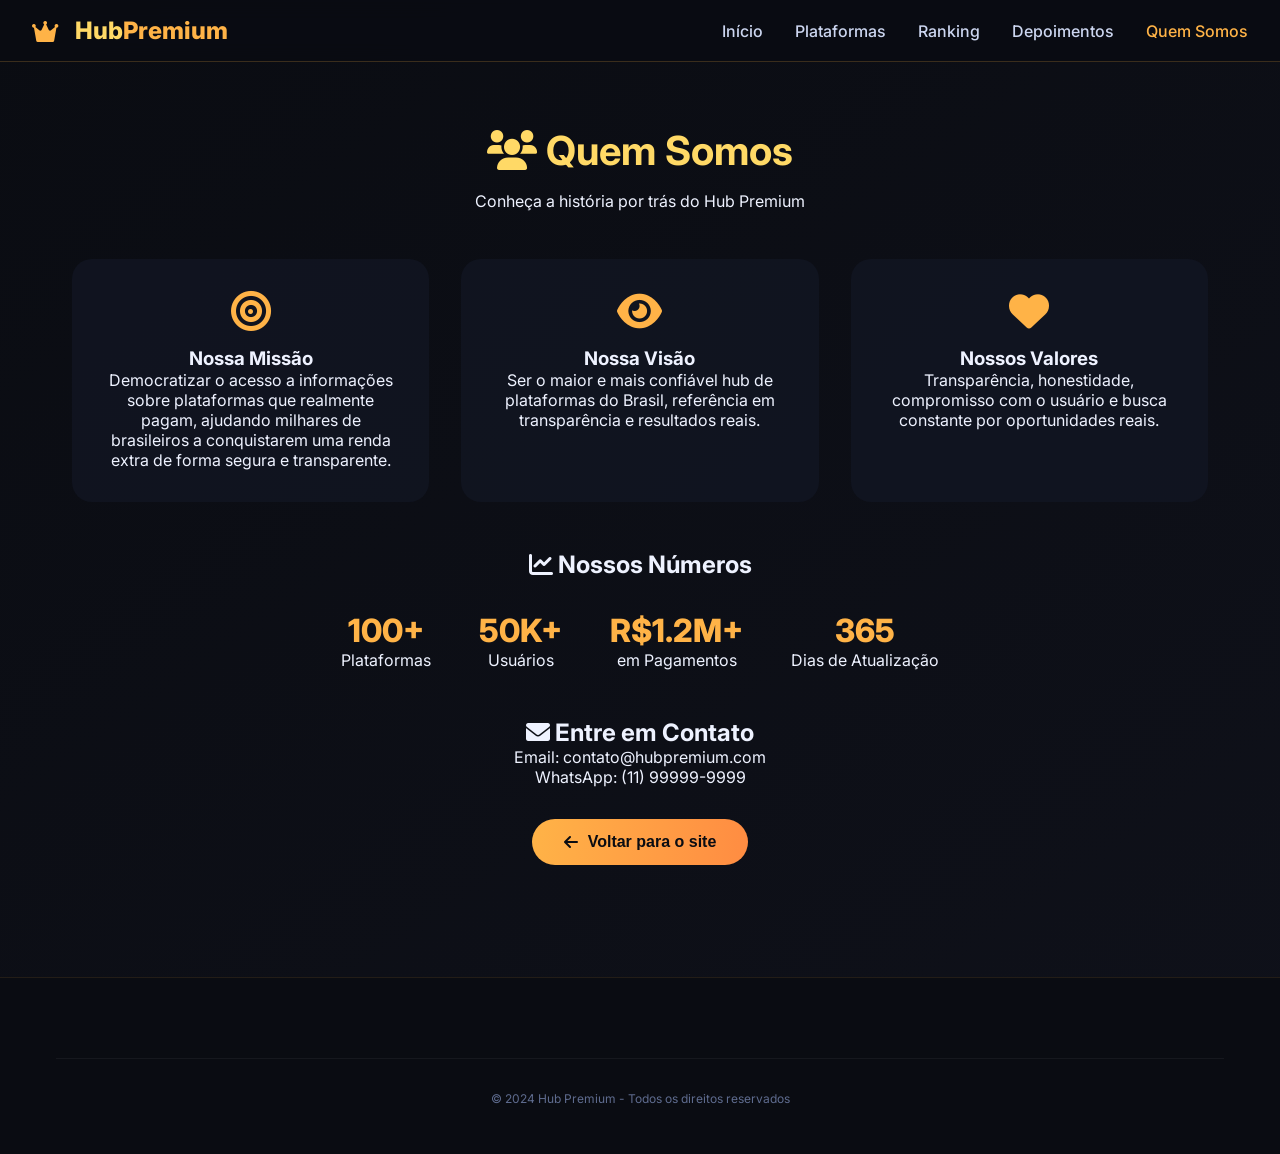
<file: quem-somos.html>
<!DOCTYPE html>
<html lang="pt-BR">
<head>
    <meta charset="UTF-8">
    <meta name="viewport" content="width=device-width, initial-scale=1.0">
    <title>Quem Somos - Hub Premium</title>
    <link href="https://fonts.googleapis.com/css2?family=Inter:wght@300;400;600;700;800&display=swap" rel="stylesheet">
    <link rel="stylesheet" href="https://cdnjs.cloudflare.com/ajax/libs/font-awesome/6.0.0-beta3/css/all.min.css">
    <link rel="stylesheet" href="css/styles.css">
    <link rel="stylesheet" href="css/novas-secoes.css">
    <style>
        .about-container {
            max-width: 1200px;
            margin: 0 auto;
            padding: 4rem 2rem;
        }
        .about-header {
            text-align: center;
            margin-bottom: 3rem;
        }
        .about-header h1 {
            font-size: 2.5rem;
            color: #FFD966;
            margin-bottom: 1rem;
        }
        .mission-vision {
            display: grid;
            grid-template-columns: repeat(auto-fit, minmax(300px, 1fr));
            gap: 2rem;
            margin-bottom: 3rem;
        }
        .mission-card {
            background: rgba(18, 22, 35, 0.75);
            border-radius: 20px;
            padding: 2rem;
            text-align: center;
        }
        .mission-card i {
            font-size: 2.5rem;
            color: #FFB347;
            margin-bottom: 1rem;
        }
        .team-grid {
            display: grid;
            grid-template-columns: repeat(auto-fit, minmax(250px, 1fr));
            gap: 2rem;
            margin-top: 2rem;
        }
        .team-member {
            text-align: center;
            background: rgba(18, 22, 35, 0.5);
            border-radius: 20px;
            padding: 1.5rem;
        }
        .team-member img {
            width: 120px;
            height: 120px;
            border-radius: 50%;
            object-fit: cover;
            margin-bottom: 1rem;
        }
    </style>
</head>
<body>

<header class="main-header">
    <div class="header-container">
        <div class="logo">
            <i class="fas fa-crown"></i>
            <span>Hub<span class="logo-highlight">Premium</span></span>
        </div>
        <nav class="main-nav">
            <a href="index.html" class="nav-link">Início</a>
            <a href="index.html#plataformas" class="nav-link">Plataformas</a>
            <a href="index.html#ranking" class="nav-link">Ranking</a>
            <a href="index.html#depoimentos" class="nav-link">Depoimentos</a>
            <a href="quem-somos.html" class="nav-link active">Quem Somos</a>
        </nav>
    </div>
</header>

<div class="about-container">
    <div class="about-header">
        <h1><i class="fas fa-users"></i> Quem Somos</h1>
        <p>Conheça a história por trás do Hub Premium</p>
    </div>
    
    <div class="mission-vision">
        <div class="mission-card">
            <i class="fas fa-bullseye"></i>
            <h3>Nossa Missão</h3>
            <p>Democratizar o acesso a informações sobre plataformas que realmente pagam, ajudando milhares de brasileiros a conquistarem uma renda extra de forma segura e transparente.</p>
        </div>
        <div class="mission-card">
            <i class="fas fa-eye"></i>
            <h3>Nossa Visão</h3>
            <p>Ser o maior e mais confiável hub de plataformas do Brasil, referência em transparência e resultados reais.</p>
        </div>
        <div class="mission-card">
            <i class="fas fa-heart"></i>
            <h3>Nossos Valores</h3>
            <p>Transparência, honestidade, compromisso com o usuário e busca constante por oportunidades reais.</p>
        </div>
    </div>
    
    <div style="text-align: center; margin-bottom: 3rem;">
        <h2><i class="fas fa-chart-line"></i> Nossos Números</h2>
        <div style="display: flex; justify-content: center; gap: 3rem; margin-top: 2rem; flex-wrap: wrap;">
            <div><span style="font-size: 2rem; font-weight: 800; color: #FFB347;">100+</span><br>Plataformas</div>
            <div><span style="font-size: 2rem; font-weight: 800; color: #FFB347;">50K+</span><br>Usuários</div>
            <div><span style="font-size: 2rem; font-weight: 800; color: #FFB347;">R$1.2M+</span><br>em Pagamentos</div>
            <div><span style="font-size: 2rem; font-weight: 800; color: #FFB347;">365</span><br>Dias de Atualização</div>
        </div>
    </div>
    
    <div style="text-align: center;">
        <h2><i class="fas fa-envelope"></i> Entre em Contato</h2>
        <p>Email: contato@hubpremium.com</p>
        <p>WhatsApp: (11) 99999-9999</p>
        <button class="btn-primary" onclick="window.location.href='index.html'" style="margin-top: 2rem;">
            <i class="fas fa-arrow-left"></i> Voltar para o site
        </button>
    </div>
</div>

<footer class="main-footer">
    <div class="container">
        <div class="footer-bottom">
            <p>&copy; 2024 Hub Premium - Todos os direitos reservados</p>
        </div>
    </div>
</footer>

<script src="js/funil.js"></script>
</body>
</html>
</file>
<file: css/styles.css>
* {
    margin: 0;
    padding: 0;
    box-sizing: border-box;
}

body {
    background: linear-gradient(145deg, #0a0c12 0%, #0f111a 100%);
    font-family: 'Inter', sans-serif;
    color: #eef2ff;
    min-height: 100vh;
}

.container {
    max-width: 1400px;
    margin: 0 auto;
    padding: 2rem 1.5rem;
}

/* TOP BAR */
.top-bar {
    background: linear-gradient(95deg, #ff4757, #ff6b6b);
    color: white;
    padding: 12px 0;
    text-align: center;
    font-weight: 600;
    position: relative;
    z-index: 1001;
}
.top-bar-content {
    display: flex;
    align-items: center;
    justify-content: center;
    gap: 12px;
    flex-wrap: wrap;
}
.top-bar-content strong {
    background: rgba(0,0,0,0.2);
    padding: 4px 12px;
    border-radius: 40px;
}

/* HEADER */
.main-header {
    background: rgba(10,12,18,0.95);
    backdrop-filter: blur(10px);
    position: sticky;
    top: 0;
    z-index: 1000;
    border-bottom: 1px solid rgba(255,179,71,0.2);
}
.header-container {
    max-width: 1400px;
    margin: 0 auto;
    padding: 1rem 2rem;
    display: flex;
    justify-content: space-between;
    align-items: center;
    flex-wrap: wrap;
    gap: 1rem;
}
.logo {
    font-size: 1.5rem;
    font-weight: 800;
    color: #FFD966;
    display: flex;
    align-items: center;
    gap: 8px;
}
.logo i { color: #FFB347; }
.logo-highlight { color: #FFB347; }
.main-nav {
    display: flex;
    gap: 2rem;
    flex-wrap: wrap;
}
.main-nav a {
    color: #ccd6f0;
    text-decoration: none;
    font-weight: 500;
    transition: 0.2s;
}
.main-nav a:hover, .main-nav a.active { color: #FFB347; }
.whatsapp-btn-header {
    background: #25D366;
    border: none;
    padding: 8px 20px;
    border-radius: 40px;
    font-weight: 600;
    cursor: pointer;
    color: white;
    display: flex;
    align-items: center;
    gap: 8px;
    transition: 0.2s;
}
.whatsapp-btn-header:hover {
    transform: translateY(-2px);
    box-shadow: 0 4px 12px rgba(37,211,102,0.4);
}

/* HERO */
.hero-section {
    padding: 4rem 2rem;
}
.hero-container {
    max-width: 1400px;
    margin: 0 auto;
    display: grid;
    grid-template-columns: 1fr 1fr;
    gap: 4rem;
    align-items: center;
}
.hero-badge {
    display: inline-flex;
    align-items: center;
    gap: 8px;
    background: rgba(255,179,71,0.15);
    padding: 6px 16px;
    border-radius: 40px;
    margin-bottom: 1.5rem;
}
.hero-title {
    font-size: 3rem;
    font-weight: 800;
    line-height: 1.2;
    margin-bottom: 1.5rem;
}
.hero-title .highlight {
    background: linear-gradient(95deg, #FFB347, #FF8C42);
    background-clip: text;
    -webkit-background-clip: text;
    color: transparent;
}
.hero-subtitle {
    font-size: 1.1rem;
    color: #a3b3d6;
    margin-bottom: 2rem;
    line-height: 1.5;
}
.hero-buttons {
    display: flex;
    gap: 1rem;
    margin-bottom: 2rem;
    flex-wrap: wrap;
}
.btn-primary {
    background: linear-gradient(95deg, #FFB347, #FF8C42);
    border: none;
    padding: 14px 32px;
    border-radius: 50px;
    font-weight: 700;
    cursor: pointer;
    color: #0a0c12;
    display: inline-flex;
    align-items: center;
    gap: 10px;
    transition: 0.3s;
}
.btn-primary:hover {
    transform: translateY(-2px);
    box-shadow: 0 8px 25px rgba(255,140,66,0.4);
}
.hero-stats {
    display: flex;
    gap: 2rem;
    flex-wrap: wrap;
}
.stat-item {
    text-align: center;
}
.stat-item i {
    font-size: 1.5rem;
    color: #FFB347;
}
.stat-item span {
    font-size: 1.3rem;
    font-weight: 800;
    display: block;
}
.stat-item small {
    font-size: 0.7rem;
    color: #8a99c4;
}

/* FLOATING CARDS */
.hero-image {
    position: relative;
    min-height: 400px;
}
.floating-card {
    position: absolute;
    background: rgba(18,22,35,0.95);
    backdrop-filter: blur(10px);
    border-radius: 20px;
    padding: 12px 20px;
    border: 1px solid rgba(255,179,71,0.3);
    display: flex;
    align-items: center;
    gap: 12px;
    animation: float 3s ease-in-out infinite;
    box-shadow: 0 8px 20px rgba(0,0,0,0.3);
}
.floating-card i {
    font-size: 1.5rem;
    color: #FFB347;
}
.floating-card strong {
    display: block;
    font-size: 0.9rem;
}
.floating-card small {
    font-size: 0.65rem;
    color: #8a99c4;
}
.card-1 { top: 5%; left: 0; animation-delay: 0s; }
.card-2 { top: 35%; right: 0; animation-delay: 1s; }
.card-3 { bottom: 10%; left: 10%; animation-delay: 2s; }
@keyframes float {
    0%,100% { transform: translateY(0); }
    50% { transform: translateY(-10px); }
}

/* TRUST */
.trust-section {
    padding: 4rem 2rem;
    background: #0f111a;
}
.section-title {
    text-align: center;
    font-size: 2rem;
    margin-bottom: 3rem;
    color: #FFD966;
}
.section-title i {
    margin-right: 12px;
    color: #FFB347;
}
.trust-grid {
    display: grid;
    grid-template-columns: repeat(auto-fit, minmax(250px,1fr));
    gap: 2rem;
    max-width: 1400px;
    margin: 0 auto;
}
.trust-card {
    text-align: center;
    padding: 2rem;
    background: rgba(255,255,255,0.03);
    border-radius: 20px;
    transition: 0.3s;
}
.trust-card:hover {
    transform: translateY(-5px);
    background: rgba(255,179,71,0.05);
}
.trust-card i {
    font-size: 2.5rem;
    color: #FFB347;
    margin-bottom: 1rem;
}
.trust-card h3 {
    margin-bottom: 0.5rem;
    color: white;
}
.trust-card p {
    color: #8a99c4;
    font-size: 0.85rem;
}

/* ACTIVITY */
.activity-section {
    padding: 4rem 2rem;
}
.activity-header {
    display: flex;
    justify-content: space-between;
    align-items: center;
    max-width: 1400px;
    margin: 0 auto 2rem;
    flex-wrap: wrap;
    gap: 1rem;
}
.activity-header h2 {
    color: #FFD966;
    display: flex;
    align-items: center;
    gap: 10px;
}
.live-badge {
    background: #ff4757;
    padding: 4px 12px;
    border-radius: 20px;
    font-size: 0.7rem;
    font-weight: 700;
    display: flex;
    align-items: center;
    gap: 6px;
}
.live-badge i {
    font-size: 0.6rem;
    animation: blink 1s infinite;
}
@keyframes blink {
    0%,100% { opacity: 1; }
    50% { opacity: 0.3; }
}
.activity-feed {
    max-width: 1400px;
    margin: 0 auto;
    background: rgba(18,22,35,0.5);
    border-radius: 20px;
    padding: 1rem;
}
.activity-item {
    display: flex;
    align-items: center;
    gap: 12px;
    padding: 12px;
    border-bottom: 1px solid rgba(255,255,255,0.05);
    flex-wrap: wrap;
}
.activity-item:last-child { border-bottom: none; }
.activity-item i { color: #FFB347; width: 24px; }
.activity-item small { margin-left: auto; color: #5f6c8f; font-size: 0.7rem; }

/* RANKING */
.ranking-section {
    padding: 4rem 2rem;
    background: #0f111a;
}
.ranking-container {
    max-width: 800px;
    margin: 0 auto;
    display: flex;
    flex-direction: column;
    gap: 0.8rem;
}
.ranking-item {
    display: flex;
    align-items: center;
    gap: 1rem;
    padding: 1rem;
    background: rgba(18,22,35,0.5);
    border-radius: 15px;
    transition: 0.3s;
    cursor: pointer;
}
.ranking-item:hover {
    background: rgba(255,179,71,0.1);
    transform: translateX(5px);
}
.ranking-position {
    width: 50px;
    text-align: center;
    font-size: 1.5rem;
    font-weight: 800;
}
.ranking-position.top-1 { color: #FFD700; }
.ranking-position.top-2 { color: #C0C0C0; }
.ranking-position.top-3 { color: #CD7F32; }

/* PLATFORMS */
.platforms-section {
    padding: 4rem 2rem;
}
.section-header {
    display: flex;
    justify-content: space-between;
    align-items: center;
    flex-wrap: wrap;
    gap: 1rem;
    margin-bottom: 2rem;
}
.filter-bar {
    display: flex;
    gap: 12px;
    flex-wrap: wrap;
}
.filter-btn {
    background: rgba(20,24,36,0.8);
    border: 1px solid #2a2f3f;
    padding: 8px 20px;
    border-radius: 40px;
    font-weight: 600;
    cursor: pointer;
    color: #ccd6f0;
    transition: 0.2s;
}
.filter-btn.active {
    background: linear-gradient(95deg, #FFB347, #FF8C42);
    border-color: #FFB347;
    color: #0a0c12;
}
.filter-btn:hover:not(.active) {
    background: #2d3348;
    border-color: #FFB347;
}
.platforms-grid {
    display: grid;
    grid-template-columns: repeat(auto-fill, minmax(300px,1fr));
    gap: 1.8rem;
    margin: 2rem 0;
}
.platform-card {
    background: rgba(18,22,35,0.75);
    backdrop-filter: blur(8px);
    border-radius: 28px;
    border: 1px solid rgba(255,255,255,0.08);
    padding: 1.5rem;
    transition: 0.3s;
    cursor: pointer;
    position: relative;
    text-align: center;
}
.platform-card:hover {
    transform: translateY(-6px);
    border-color: rgba(255,190,80,0.5);
    background: rgba(24,29,45,0.9);
}
.platform-card-hot {
    border: 1px solid rgba(255,71,71,0.3);
}
.platform-image {
    width: 100px;
    height: 100px;
    border-radius: 25px;
    margin: 0 auto 1rem;
    display: flex;
    align-items: center;
    justify-content: center;
    background-size: cover;
    background-position: center;
}
.platform-image i {
    font-size: 2rem;
    color: rgba(255,255,255,0.8);
}
.platform-name {
    font-size: 1.4rem;
    font-weight: 800;
    background: linear-gradient(145deg, #fff, #ddd8ff);
    background-clip: text;
    -webkit-background-clip: text;
    color: transparent;
}
.card-badge {
    position: absolute;
    top: 14px;
    right: 14px;
    font-size: 0.7rem;
    font-weight: 800;
    padding: 5px 12px;
    border-radius: 40px;
}
.badge-paying { background: #10b981; color: white; }
.badge-new { background: #3b82f6; color: white; }
.badge-hot { background: #ff4757; color: white; }
.btn-access {
    margin-top: 14px;
    background: linear-gradient(95deg, #FFB347, #FF8C42);
    width: 85%;
    padding: 10px;
    border-radius: 40px;
    margin: 0 auto;
    font-weight: 700;
    color: #0a0c12;
}

/* TESTIMONIALS */
.testimonials-section {
    padding: 4rem 2rem;
    background: #0f111a;
}
.testimonials-grid {
    display: grid;
    grid-template-columns: repeat(auto-fit, minmax(320px,1fr));
    gap: 1.5rem;
    max-width: 1400px;
    margin: 0 auto;
}
.testimonial-card {
    background: rgba(18,22,35,0.75);
    border-radius: 20px;
    padding: 1.5rem;
    transition: 0.3s;
}
.testimonial-card:hover {
    transform: translateY(-5px);
    border: 1px solid rgba(255,179,71,0.3);
}
.testimonial-header {
    display: flex;
    align-items: center;
    gap: 1rem;
    margin-bottom: 1rem;
}
.testimonial-avatar {
    width: 50px;
    height: 50px;
    border-radius: 50%;
    background: #FFB347;
    display: flex;
    align-items: center;
    justify-content: center;
}
.testimonial-avatar i {
    font-size: 1.5rem;
    color: #0a0c12;
}
.testimonial-stars {
    color: #FFD700;
    font-size: 0.8rem;
    margin-top: 4px;
}

/* NEWSLETTER */
.newsletter-section {
    padding: 4rem 2rem;
}
.newsletter-container {
    max-width: 900px;
    margin: 0 auto;
    background: linear-gradient(135deg, rgba(255,179,71,0.1), rgba(255,140,66,0.05));
    border-radius: 40px;
    padding: 3rem 2rem;
    text-align: center;
    border: 1px solid rgba(255,179,71,0.2);
}
.newsletter-icon {
    width: 80px;
    height: 80px;
    background: linear-gradient(135deg, #FFB347, #FF8C42);
    border-radius: 50%;
    display: flex;
    align-items: center;
    justify-content: center;
    margin: 0 auto 1.5rem;
}
.newsletter-icon i {
    font-size: 2.5rem;
    color: #0a0c12;
}
.newsletter-container h2 {
    font-size: 1.8rem;
    color: #FFD966;
    margin-bottom: 1rem;
}
.newsletter-container > p {
    color: #a3b3d6;
    margin-bottom: 1.5rem;
}
.newsletter-benefits {
    display: flex;
    justify-content: center;
    gap: 2rem;
    flex-wrap: wrap;
    margin-bottom: 2rem;
}
.newsletter-benefits span {
    display: flex;
    align-items: center;
    gap: 8px;
    font-size: 0.85rem;
    color: #ccd6f0;
}
.newsletter-benefits i {
    color: #10b981;
}
.input-group-newsletter {
    display: flex;
    align-items: center;
    gap: 10px;
    background: rgba(10,12,18,0.8);
    border-radius: 60px;
    padding: 5px;
    border: 1px solid rgba(255,179,71,0.3);
    max-width: 550px;
    margin: 0 auto;
}
.input-icon {
    background: #25D366;
    width: 45px;
    height: 45px;
    border-radius: 50%;
    display: flex;
    align-items: center;
    justify-content: center;
}
.input-icon i {
    font-size: 1.2rem;
    color: white;
}
.input-group-newsletter input {
    flex: 1;
    padding: 14px 10px;
    background: transparent;
    border: none;
    color: white;
    font-size: 1rem;
}
.input-group-newsletter input:focus {
    outline: none;
}
.btn-subscribe {
    background: linear-gradient(95deg, #FFB347, #FF8C42);
    border: none;
    padding: 12px 28px;
    border-radius: 50px;
    font-weight: 700;
    cursor: pointer;
    color: #0a0c12;
    display: flex;
    align-items: center;
    gap: 8px;
    transition: 0.3s;
}
.btn-subscribe:hover {
    transform: translateY(-2px);
    box-shadow: 0 4px 12px rgba(255,140,66,0.4);
}
.form-footer {
    margin-top: 1rem;
    display: flex;
    align-items: center;
    justify-content: center;
    gap: 8px;
}
.form-footer i {
    color: #10b981;
}
.form-footer small {
    color: #5f6c8f;
    font-size: 0.7rem;
}
.newsletter-stats {
    display: flex;
    justify-content: center;
    gap: 2rem;
    margin-top: 2rem;
    flex-wrap: wrap;
}
.newsletter-stats div {
    text-align: center;
}
.newsletter-stats span {
    font-size: 1.2rem;
    font-weight: 800;
    color: #FFB347;
    display: block;
}
.newsletter-stats small {
    font-size: 0.7rem;
    color: #8a99c4;
}

/* FOOTER */
.main-footer {
    background: #0a0c12;
    padding: 3rem 2rem 1rem;
    border-top: 1px solid rgba(255,179,71,0.1);
    margin-top: 3rem;
}
.footer-grid {
    display: grid;
    grid-template-columns: repeat(auto-fit, minmax(220px,1fr));
    gap: 2rem;
    max-width: 1400px;
    margin: 0 auto;
}
.footer-logo {
    font-size: 1.3rem;
    font-weight: 800;
    margin-bottom: 1rem;
    display: flex;
    align-items: center;
    gap: 8px;
}
.social-links {
    display: flex;
    gap: 1rem;
    margin-top: 1rem;
}
.social-links a {
    color: #8a99c4;
    font-size: 1.2rem;
    transition: 0.2s;
}
.social-links a:hover {
    color: #FFB347;
}
.footer-col h4 {
    margin-bottom: 1rem;
    color: #FFD966;
}
.footer-col ul {
    list-style: none;
}
.footer-col li {
    margin-bottom: 0.5rem;
}
.footer-col a {
    color: #8a99c4;
    text-decoration: none;
    transition: 0.2s;
}
.footer-col a:hover {
    color: #FFB347;
}
.footer-bottom {
    text-align: center;
    padding-top: 2rem;
    border-top: 1px solid rgba(255,255,255,0.05);
    font-size: 0.75rem;
    color: #5f6c8f;
    max-width: 1400px;
    margin: 0 auto;
}
.disclaimer {
    margin-top: 0.5rem;
    font-size: 0.7rem;
}

/* BOTÃO FLUTUANTE DE BUSCA */
.search-fab {
    position: fixed;
    bottom: 30px;
    right: 30px;
    width: 55px;
    height: 55px;
    background: linear-gradient(135deg, #FFB347, #FF8C42);
    border-radius: 50%;
    display: flex;
    align-items: center;
    justify-content: center;
    cursor: pointer;
    z-index: 1000;
    transition: 0.3s;
    box-shadow: 0 4px 15px rgba(0,0,0,0.3);
}
.search-fab:hover {
    transform: scale(1.1);
}
.search-fab .fab-label {
    position: absolute;
    right: 70px;
    background: rgba(10,12,18,0.95);
    padding: 5px 12px;
    border-radius: 20px;
    font-size: 0.75rem;
    font-weight: 600;
    white-space: nowrap;
    opacity: 0;
    visibility: hidden;
    transition: 0.3s;
    color: white;
}
.search-fab:hover .fab-label {
    opacity: 1;
    visibility: visible;
}
.search-fab i {
    font-size: 1.2rem;
    color: #0a0c12;
}

/* MODAL DE PESQUISA - CORRIGIDO */
.search-modal {
    display: none;
    position: fixed;
    top: 0;
    left: 0;
    width: 100%;
    height: 100%;
    background: rgba(0,0,0,0.95);
    backdrop-filter: blur(20px);
    z-index: 2000;
    align-items: center;
    justify-content: center;
}
.search-modal.active {
    display: flex;
}
.search-modal-content {
    background: linear-gradient(145deg, rgba(18,22,35,0.98), rgba(10,12,18,0.98));
    border-radius: 48px;
    width: 90%;
    max-width: 600px;
    max-height: 80vh;
    overflow: hidden;
    border: 1px solid rgba(255,190,80,0.2);
}
.search-modal-header {
    display: flex;
    justify-content: space-between;
    align-items: center;
    padding: 1.5rem 2rem;
    border-bottom: 1px solid rgba(255,255,255,0.08);
}
.search-modal-header h3 {
    font-size: 1.3rem;
    font-weight: 700;
    color: #FFD966;
}
.close-modal {
    background: rgba(255,255,255,0.05);
    border: none;
    width: 36px;
    height: 36px;
    border-radius: 50%;
    font-size: 1.3rem;
    cursor: pointer;
    color: #8a99c4;
    transition: 0.2s;
}
.close-modal:hover {
    background: rgba(255,71,71,0.2);
    color: #ff6b6b;
    transform: rotate(90deg);
}
.search-modal-body {
    padding: 1.8rem 2rem;
}
.search-input-wrapper {
    position: relative;
    margin-bottom: 1.5rem;
}
.input-icon {
    position: absolute;
    left: 18px;
    top: 50%;
    transform: translateY(-50%);
    color: #FFB347;
    font-size: 1.1rem;
    pointer-events: none;
}
#modalSearchInput {
    width: 100%;
    padding: 16px 55px 16px 50px;
    background: rgba(10,12,18,0.8);
    border: 2px solid rgba(255,179,71,0.2);
    border-radius: 60px;
    font-size: 1rem;
    color: #eef2ff;
}
#modalSearchInput:focus {
    outline: none;
    border-color: #FFB347;
    box-shadow: 0 0 0 4px rgba(255,179,71,0.15);
}
.clear-modal-search {
    position: absolute;
    right: 15px;
    top: 50%;
    transform: translateY(-50%);
    background: rgba(255,255,255,0.08);
    border: none;
    width: 30px;
    height: 30px;
    border-radius: 50%;
    color: #8a99c4;
    cursor: pointer;
}
.clear-modal-search:hover {
    background: rgba(255,179,71,0.2);
    color: #FFB347;
}
.search-results {
    max-height: 50vh;
    overflow-y: auto;
    padding-right: 8px;
}
.search-results::-webkit-scrollbar {
    width: 6px;
}
.search-results::-webkit-scrollbar-track {
    background: rgba(255,255,255,0.05);
    border-radius: 10px;
}
.search-results::-webkit-scrollbar-thumb {
    background: #FFB347;
    border-radius: 10px;
}
.search-result-item {
    display: flex;
    align-items: center;
    gap: 1rem;
    padding: 1rem;
    background: rgba(255,255,255,0.03);
    border-radius: 20px;
    margin-bottom: 0.8rem;
    cursor: pointer;
    transition: 0.25s;
}
.search-result-item:hover {
    background: rgba(255,179,71,0.12);
    transform: translateX(5px);
}
.search-result-image {
    width: 55px;
    height: 55px;
    border-radius: 16px;
    background-size: cover;
    background-position: center;
    display: flex;
    align-items: center;
    justify-content: center;
}
.search-result-count {
    font-size: 0.8rem;
    color: #8a99c4;
    margin-bottom: 1rem;
    padding-bottom: 0.5rem;
    border-bottom: 1px solid rgba(255,255,255,0.05);
}
.no-results {
    text-align: center;
    padding: 2rem;
    color: #8a99c4;
}
.no-results i {
    font-size: 3rem;
    margin-bottom: 1rem;
    opacity: 0.5;
}

/* LOADING */
.loading-spinner {
    text-align: center;
    padding: 3rem;
    grid-column: 1 / -1;
}
.loading-spinner i {
    font-size: 2.5rem;
    color: #FFB347;
    animation: spin 1s linear infinite;
}
@keyframes spin {
    from { transform: rotate(0deg); }
    to { transform: rotate(360deg); }
}
.error-message {
    text-align: center;
    padding: 3rem;
    background: rgba(239,68,68,0.1);
    border-radius: 20px;
    grid-column: 1 / -1;
}
.retry-btn {
    margin-top: 1rem;
    padding: 8px 20px;
    background: #FFB347;
    border: none;
    border-radius: 40px;
    font-weight: 600;
    cursor: pointer;
}
.empty-state {
    text-align: center;
    padding: 3rem;
    color: #8a99c4;
    grid-column: 1 / -1;
}
.empty-state i {
    font-size: 3rem;
    margin-bottom: 1rem;
    opacity: 0.5;
}

/* RESPONSIVE */
@media (max-width: 968px) {
    .hero-container {
        grid-template-columns: 1fr;
        text-align: center;
    }
    .hero-title {
        font-size: 2rem;
    }
    .hero-stats {
        justify-content: center;
    }
    .hero-buttons {
        justify-content: center;
    }
    .main-nav {
        display: none;
    }
    .floating-card {
        display: none;
    }
    .section-header {
        flex-direction: column;
        text-align: center;
    }
    .filter-bar {
        justify-content: center;
    }
    .input-group-newsletter {
        flex-direction: column;
        background: transparent;
        gap: 15px;
    }
    .input-group-newsletter input {
        background: rgba(10,12,18,0.8);
        border-radius: 60px;
        width: 100%;
        text-align: center;
    }
    .btn-subscribe {
        justify-content: center;
    }
    .newsletter-benefits {
        flex-direction: column;
        align-items: center;
    }
}
@media (max-width: 640px) {
    .container {
        padding: 1rem;
    }
    .trust-grid,
    .testimonials-grid {
        grid-template-columns: 1fr;
    }
    .platforms-grid {
        grid-template-columns: 1fr;
    }
    .footer-grid {
        grid-template-columns: 1fr;
        text-align: center;
    }
    .social-links {
        justify-content: center;
    }
    .search-fab {
        bottom: 20px;
        right: 20px;
        width: 45px;
        height: 45px;
    }
    .newsletter-container {
        padding: 2rem 1rem;
    }
    .newsletter-stats {
        gap: 1rem;
    }
}
</file>
<file: css/novas-secoes.css>
/* ========== TOP BAR DE URGÊNCIA ========== */
.top-bar {
    background: linear-gradient(95deg, #ff4757, #ff6b6b);
    color: white;
    padding: 10px 0;
    text-align: center;
    font-size: 0.85rem;
    position: relative;
    z-index: 1001;
}

.top-bar-content {
    display: flex;
    align-items: center;
    justify-content: center;
    gap: 12px;
    animation: pulse 1s infinite;
}

.top-bar-content i {
    font-size: 1rem;
}

@keyframes pulse {
    0%, 100% { opacity: 1; }
    50% { opacity: 0.7; }
}

/* ========== HEADER PRINCIPAL ========== */
.main-header {
    background: rgba(10, 12, 18, 0.95);
    backdrop-filter: blur(10px);
    position: sticky;
    top: 0;
    z-index: 1000;
    border-bottom: 1px solid rgba(255, 179, 71, 0.2);
}

.header-container {
    max-width: 1400px;
    margin: 0 auto;
    padding: 1rem 2rem;
    display: flex;
    justify-content: space-between;
    align-items: center;
    flex-wrap: wrap;
    gap: 1rem;
}

.logo {
    font-size: 1.5rem;
    font-weight: 800;
    color: #FFD966;
}

.logo i {
    margin-right: 8px;
    color: #FFB347;
}

.logo-highlight {
    color: #FFB347;
}

.main-nav {
    display: flex;
    gap: 2rem;
}

.nav-link {
    color: #ccd6f0;
    text-decoration: none;
    font-weight: 500;
    transition: all 0.2s;
}

.nav-link:hover, .nav-link.active {
    color: #FFB347;
}

.header-actions {
    display: flex;
    gap: 1rem;
}

.admin-icon-header, .whatsapp-btn-header {
    padding: 8px 16px;
    border-radius: 40px;
    border: none;
    cursor: pointer;
    font-weight: 600;
    transition: all 0.2s;
}

.admin-icon-header {
    background: rgba(255, 179, 71, 0.15);
    color: #FFD966;
}

.whatsapp-btn-header {
    background: #25D366;
    color: white;
}

/* ========== HERO SECTION ========== */
.hero-section {
    padding: 4rem 2rem;
    background: linear-gradient(135deg, #0a0c12, #0f111a);
    position: relative;
    overflow: hidden;
}

.hero-container {
    max-width: 1400px;
    margin: 0 auto;
    display: grid;
    grid-template-columns: 1fr 1fr;
    gap: 4rem;
    align-items: center;
}

.hero-badge {
    display: inline-flex;
    align-items: center;
    gap: 8px;
    background: rgba(255, 179, 71, 0.15);
    padding: 6px 16px;
    border-radius: 40px;
    margin-bottom: 1.5rem;
    font-size: 0.85rem;
}

.hero-title {
    font-size: 3rem;
    font-weight: 800;
    line-height: 1.2;
    margin-bottom: 1.5rem;
}

.hero-title .highlight {
    color: #FFB347;
    background: linear-gradient(95deg, #FFB347, #FF8C42);
    background-clip: text;
    -webkit-background-clip: text;
    color: transparent;
}

.hero-subtitle {
    font-size: 1.1rem;
    color: #a3b3d6;
    margin-bottom: 2rem;
    line-height: 1.5;
}

.hero-buttons {
    display: flex;
    gap: 1rem;
    margin-bottom: 2rem;
}

.btn-primary {
    background: linear-gradient(95deg, #FFB347, #FF8C42);
    border: none;
    padding: 14px 32px;
    border-radius: 50px;
    font-weight: 700;
    font-size: 1rem;
    cursor: pointer;
    color: #0a0c12;
    display: inline-flex;
    align-items: center;
    gap: 10px;
    transition: all 0.3s;
}

.btn-primary:hover {
    transform: translateY(-2px);
    box-shadow: 0 8px 25px rgba(255, 140, 66, 0.4);
}

.btn-secondary {
    background: #25D366;
    border: none;
    padding: 14px 32px;
    border-radius: 50px;
    font-weight: 700;
    font-size: 1rem;
    cursor: pointer;
    color: white;
    display: inline-flex;
    align-items: center;
    gap: 10px;
    transition: all 0.3s;
}

.btn-secondary:hover {
    transform: translateY(-2px);
    box-shadow: 0 8px 25px rgba(37, 211, 102, 0.4);
}

.hero-stats {
    display: flex;
    gap: 2rem;
}

.stat-item {
    display: flex;
    flex-direction: column;
    align-items: center;
}

.stat-item i {
    font-size: 1.5rem;
    color: #FFB347;
    margin-bottom: 0.5rem;
}

.stat-item span {
    font-size: 1.3rem;
    font-weight: 800;
    color: white;
}

.stat-item small {
    font-size: 0.7rem;
    color: #8a99c4;
}

.hero-image {
    position: relative;
    min-height: 400px;
}

.floating-card {
    position: absolute;
    background: rgba(18, 22, 35, 0.9);
    backdrop-filter: blur(10px);
    border-radius: 20px;
    padding: 12px 20px;
    border: 1px solid rgba(255, 179, 71, 0.3);
    display: flex;
    align-items: center;
    gap: 10px;
    animation: float 3s ease-in-out infinite;
}

.card-1 {
    top: 20%;
    left: 0;
    animation-delay: 0s;
}

.card-2 {
    top: 50%;
    right: 0;
    animation-delay: 1s;
}

.card-3 {
    bottom: 20%;
    left: 20%;
    animation-delay: 2s;
}

.floating-card i {
    font-size: 1.2rem;
    color: #FFB347;
}

@keyframes float {
    0%, 100% { transform: translateY(0); }
    50% { transform: translateY(-15px); }
}

/* ========== SEÇÃO DE CONFIANÇA ========== */
.trust-section {
    padding: 4rem 2rem;
    background: linear-gradient(145deg, #0f111a, #0a0c12);
}

.section-title {
    text-align: center;
    font-size: 2rem;
    margin-bottom: 3rem;
    color: #FFD966;
}

.section-title i {
    margin-right: 12px;
    color: #FFB347;
}

.trust-grid {
    display: grid;
    grid-template-columns: repeat(auto-fit, minmax(250px, 1fr));
    gap: 2rem;
    max-width: 1400px;
    margin: 0 auto;
}

.trust-card {
    text-align: center;
    padding: 2rem;
    background: rgba(255, 255, 255, 0.03);
    border-radius: 20px;
    transition: all 0.3s;
}

.trust-card:hover {
    transform: translateY(-5px);
    background: rgba(255, 179, 71, 0.05);
}

.trust-card i {
    font-size: 2.5rem;
    color: #FFB347;
    margin-bottom: 1rem;
}

.trust-card h3 {
    margin-bottom: 0.5rem;
    color: white;
}

.trust-card p {
    color: #8a99c4;
    font-size: 0.85rem;
}

/* ========== SEÇÃO DE ATIVIDADE ========== */
.activity-section {
    padding: 4rem 2rem;
    background: linear-gradient(95deg, rgba(255, 71, 71, 0.05), rgba(255, 107, 107, 0.02));
}

.activity-header {
    display: flex;
    align-items: center;
    justify-content: space-between;
    max-width: 1400px;
    margin: 0 auto 2rem;
}

.activity-header h2 {
    display: flex;
    align-items: center;
    gap: 10px;
    color: #FFD966;
}

.live-badge {
    background: #ff4757;
    padding: 4px 12px;
    border-radius: 20px;
    font-size: 0.7rem;
    font-weight: 700;
    display: flex;
    align-items: center;
    gap: 6px;
}

.live-badge i {
    font-size: 0.6rem;
    animation: blink 1s infinite;
}

@keyframes blink {
    0%, 100% { opacity: 1; }
    50% { opacity: 0.3; }
}

.activity-feed {
    max-width: 1400px;
    margin: 0 auto;
    background: rgba(18, 22, 35, 0.5);
    border-radius: 20px;
    padding: 1rem;
}

.activity-item {
    display: flex;
    align-items: center;
    gap: 12px;
    padding: 12px;
    border-bottom: 1px solid rgba(255, 255, 255, 0.05);
}

.activity-item:last-child {
    border-bottom: none;
}

.activity-item i {
    color: #FFB347;
    width: 24px;
}

.activity-item small {
    margin-left: auto;
    color: #5f6c8f;
    font-size: 0.7rem;
}

/* ========== SEÇÃO DE RANKING ========== */
.ranking-section {
    padding: 4rem 2rem;
}

.ranking-container {
    max-width: 1400px;
    margin: 0 auto;
    display: flex;
    flex-direction: column;
    gap: 0.5rem;
}

.ranking-item {
    display: flex;
    align-items: center;
    gap: 1rem;
    padding: 1rem;
    background: rgba(18, 22, 35, 0.5);
    border-radius: 15px;
    transition: all 0.3s;
}

.ranking-item:hover {
    background: rgba(255, 179, 71, 0.1);
    transform: translateX(5px);
}

.ranking-position {
    width: 50px;
    text-align: center;
    font-size: 1.5rem;
    font-weight: 800;
}

.ranking-position.top-1 { color: #FFD700; }
.ranking-position.top-2 { color: #C0C0C0; }
.ranking-position.top-3 { color: #CD7F32; }

.ranking-info {
    flex: 1;
}

.ranking-name {
    font-weight: 700;
    font-size: 1.1rem;
}

.ranking-stats {
    font-size: 0.75rem;
    color: #8a99c4;
}

.ranking-badge {
    padding: 4px 12px;
    border-radius: 20px;
    font-size: 0.7rem;
    font-weight: 600;
}

/* ========== SEÇÃO DE DEPOIMENTOS ========== */
.testimonials-section {
    padding: 4rem 2rem;
    background: linear-gradient(145deg, #0f111a, #0a0c12);
}

.testimonials-grid {
    max-width: 1400px;
    margin: 0 auto;
    display: grid;
    grid-template-columns: repeat(auto-fit, minmax(300px, 1fr));
    gap: 2rem;
}

.testimonial-card {
    background: rgba(18, 22, 35, 0.75);
    border-radius: 20px;
    padding: 1.5rem;
    transition: all 0.3s;
}

.testimonial-card:hover {
    transform: translateY(-5px);
    border: 1px solid rgba(255, 179, 71, 0.3);
}

.testimonial-header {
    display: flex;
    align-items: center;
    gap: 1rem;
    margin-bottom: 1rem;
}

.testimonial-avatar {
    width: 50px;
    height: 50px;
    border-radius: 50%;
    object-fit: cover;
}

.stars {
    color: #FFD700;
    font-size: 0.8rem;
}

.testimonial-date {
    display: block;
    margin-top: 1rem;
    color: #5f6c8f;
    font-size: 0.7rem;
}

/* ========== NEWSLETTER SECTION ========== */
.newsletter-section {
    padding: 4rem 2rem;
    background: linear-gradient(135deg, rgba(255, 179, 71, 0.1), rgba(255, 140, 66, 0.05));
}

.newsletter-content {
    max-width: 600px;
    margin: 0 auto;
    text-align: center;
}

.newsletter-content i {
    font-size: 3rem;
    color: #FFB347;
    margin-bottom: 1rem;
}

.newsletter-form {
    margin-top: 2rem;
}

.input-group {
    display: flex;
    gap: 0.5rem;
    background: rgba(10, 12, 18, 0.8);
    border-radius: 60px;
    padding: 5px;
    border: 1px solid rgba(255, 179, 71, 0.3);
}

.input-group i {
    position: absolute;
    left: 20px;
    top: 50%;
    transform: translateY(-50%);
    font-size: 1.2rem;
    margin: 0;
}

.input-group input {
    flex: 1;
    padding: 14px 20px 14px 50px;
    background: transparent;
    border: none;
    color: white;
    font-size: 1rem;
}

.input-group input:focus {
    outline: none;
}

.input-group .btn-primary {
    padding: 12px 24px;
    margin: 0;
}

/* ========== FOOTER ========== */
.main-footer {
    background: #0a0c12;
    padding: 3rem 2rem 1rem;
    border-top: 1px solid rgba(255, 179, 71, 0.1);
}

.footer-grid {
    max-width: 1400px;
    margin: 0 auto;
    display: grid;
    grid-template-columns: repeat(auto-fit, minmax(250px, 1fr));
    gap: 2rem;
    margin-bottom: 2rem;
}

.footer-logo {
    font-size: 1.3rem;
    font-weight: 800;
    margin-bottom: 1rem;
}

.footer-logo i {
    color: #FFB347;
}

.social-links {
    display: flex;
    gap: 1rem;
    margin-top: 1rem;
}

.social-links a {
    color: #8a99c4;
    font-size: 1.2rem;
    transition: all 0.2s;
}

.social-links a:hover {
    color: #FFB347;
}

.footer-col h4 {
    margin-bottom: 1rem;
    color: #FFD966;
}

.footer-col ul {
    list-style: none;
}

.footer-col li {
    margin-bottom: 0.5rem;
}

.footer-col a {
    color: #8a99c4;
    text-decoration: none;
    transition: all 0.2s;
}

.footer-col a:hover {
    color: #FFB347;
}

.footer-bottom {
    text-align: center;
    padding-top: 2rem;
    border-top: 1px solid rgba(255, 255, 255, 0.05);
    font-size: 0.75rem;
    color: #5f6c8f;
}

.disclaimer {
    margin-top: 0.5rem;
    font-size: 0.7rem;
}

/* ========== WHATSAPP FLUTUANTE ========== */
.whatsapp-float {
    position: fixed;
    bottom: 100px;
    right: 30px;
    background: #25D366;
    width: 60px;
    height: 60px;
    border-radius: 50%;
    display: flex;
    align-items: center;
    justify-content: center;
    cursor: pointer;
    box-shadow: 0 4px 20px rgba(37, 211, 102, 0.4);
    z-index: 1000;
    transition: all 0.3s;
}

.whatsapp-float:hover {
    transform: scale(1.1);
}

.whatsapp-float span {
    display: none;
    position: absolute;
    right: 70px;
    background: #0a0c12;
    padding: 5px 10px;
    border-radius: 20px;
    white-space: nowrap;
}

.whatsapp-float:hover span {
    display: block;
}

/* ========== RESPONSIVIDADE ========== */
@media (max-width: 968px) {
    .hero-container {
        grid-template-columns: 1fr;
        text-align: center;
    }
    
    .hero-stats {
        justify-content: center;
    }
    
    .hero-buttons {
        justify-content: center;
    }
    
    .main-nav {
        display: none;
    }
    
    .hero-title {
        font-size: 2rem;
    }
    
    .floating-card {
        display: none;
    }
}

@media (max-width: 640px) {
    .trust-grid, .testimonials-grid {
        grid-template-columns: 1fr;
    }
    
    .input-group {
        flex-direction: column;
        background: transparent;
        gap: 1rem;
    }
    
    .input-group input {
        background: rgba(10, 12, 18, 0.8);
        border-radius: 60px;
    }
    
    .header-container {
        flex-direction: column;
    }
}
</file>
